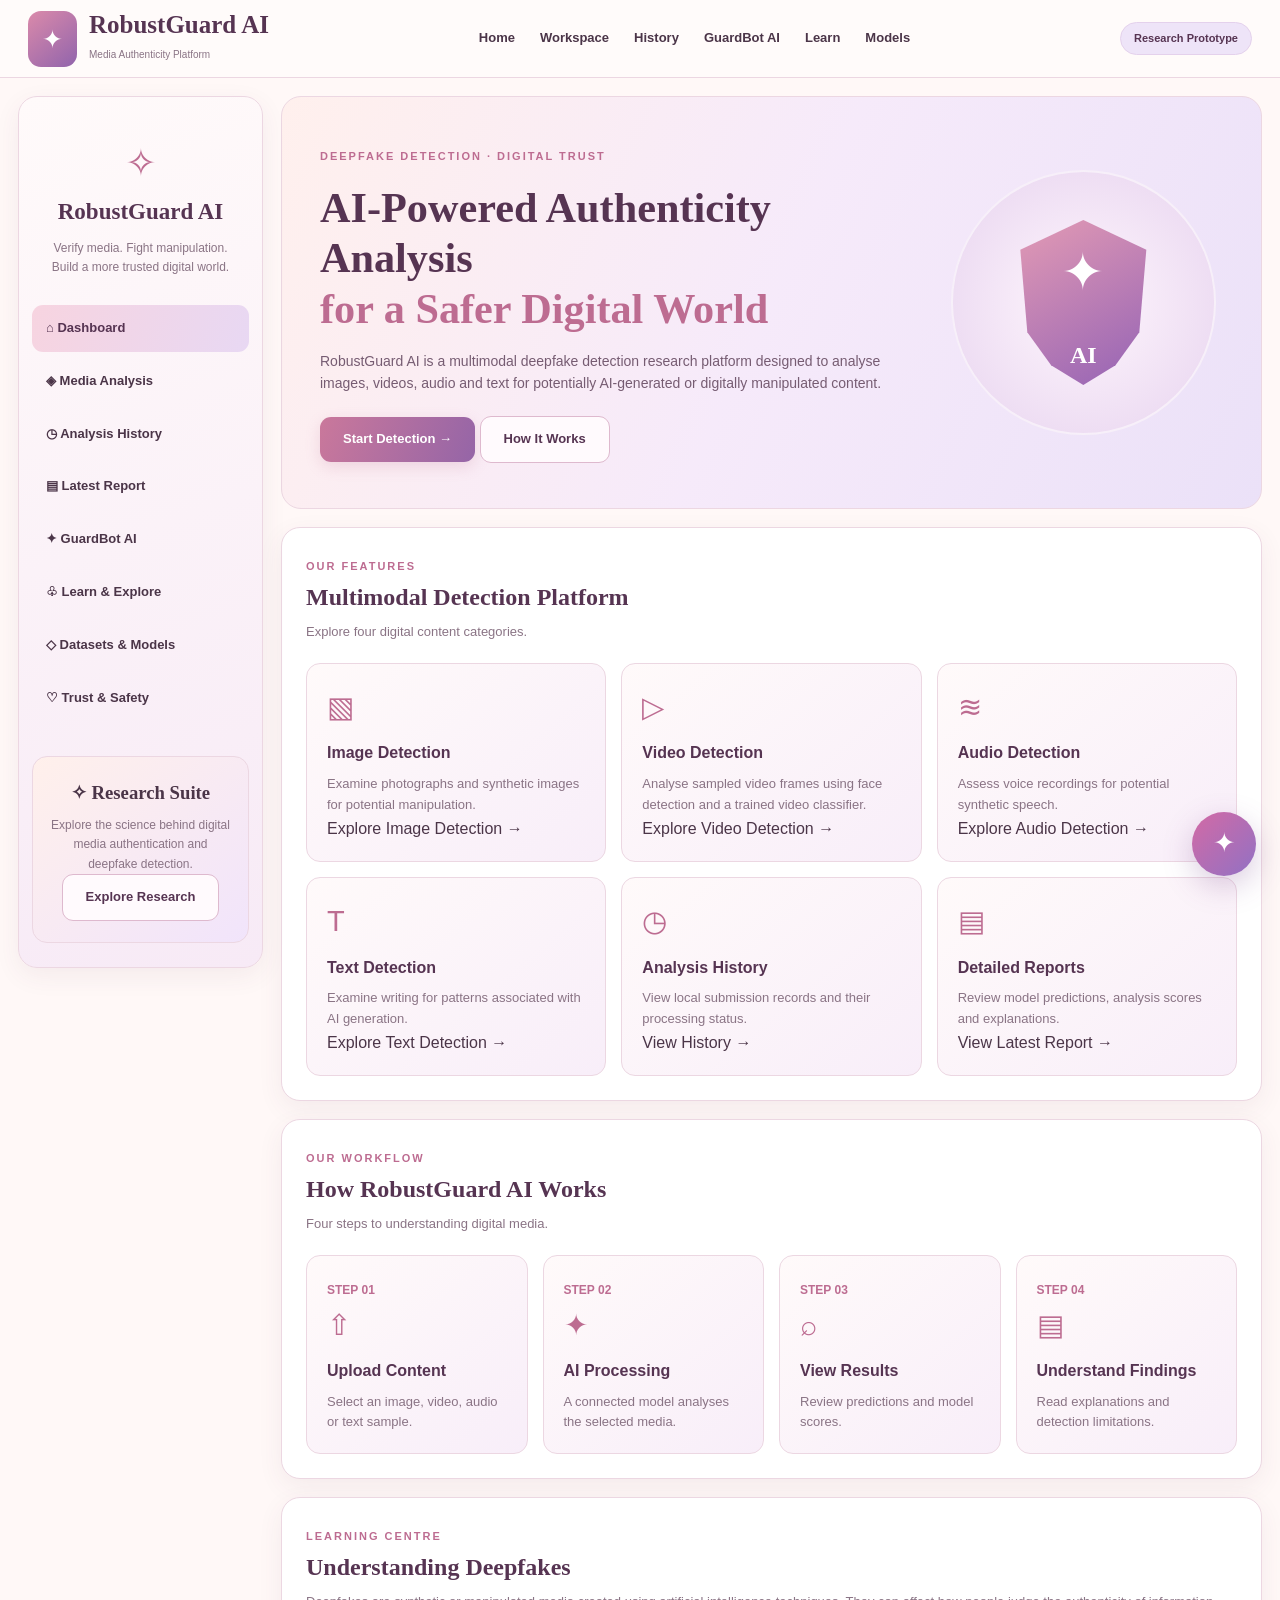
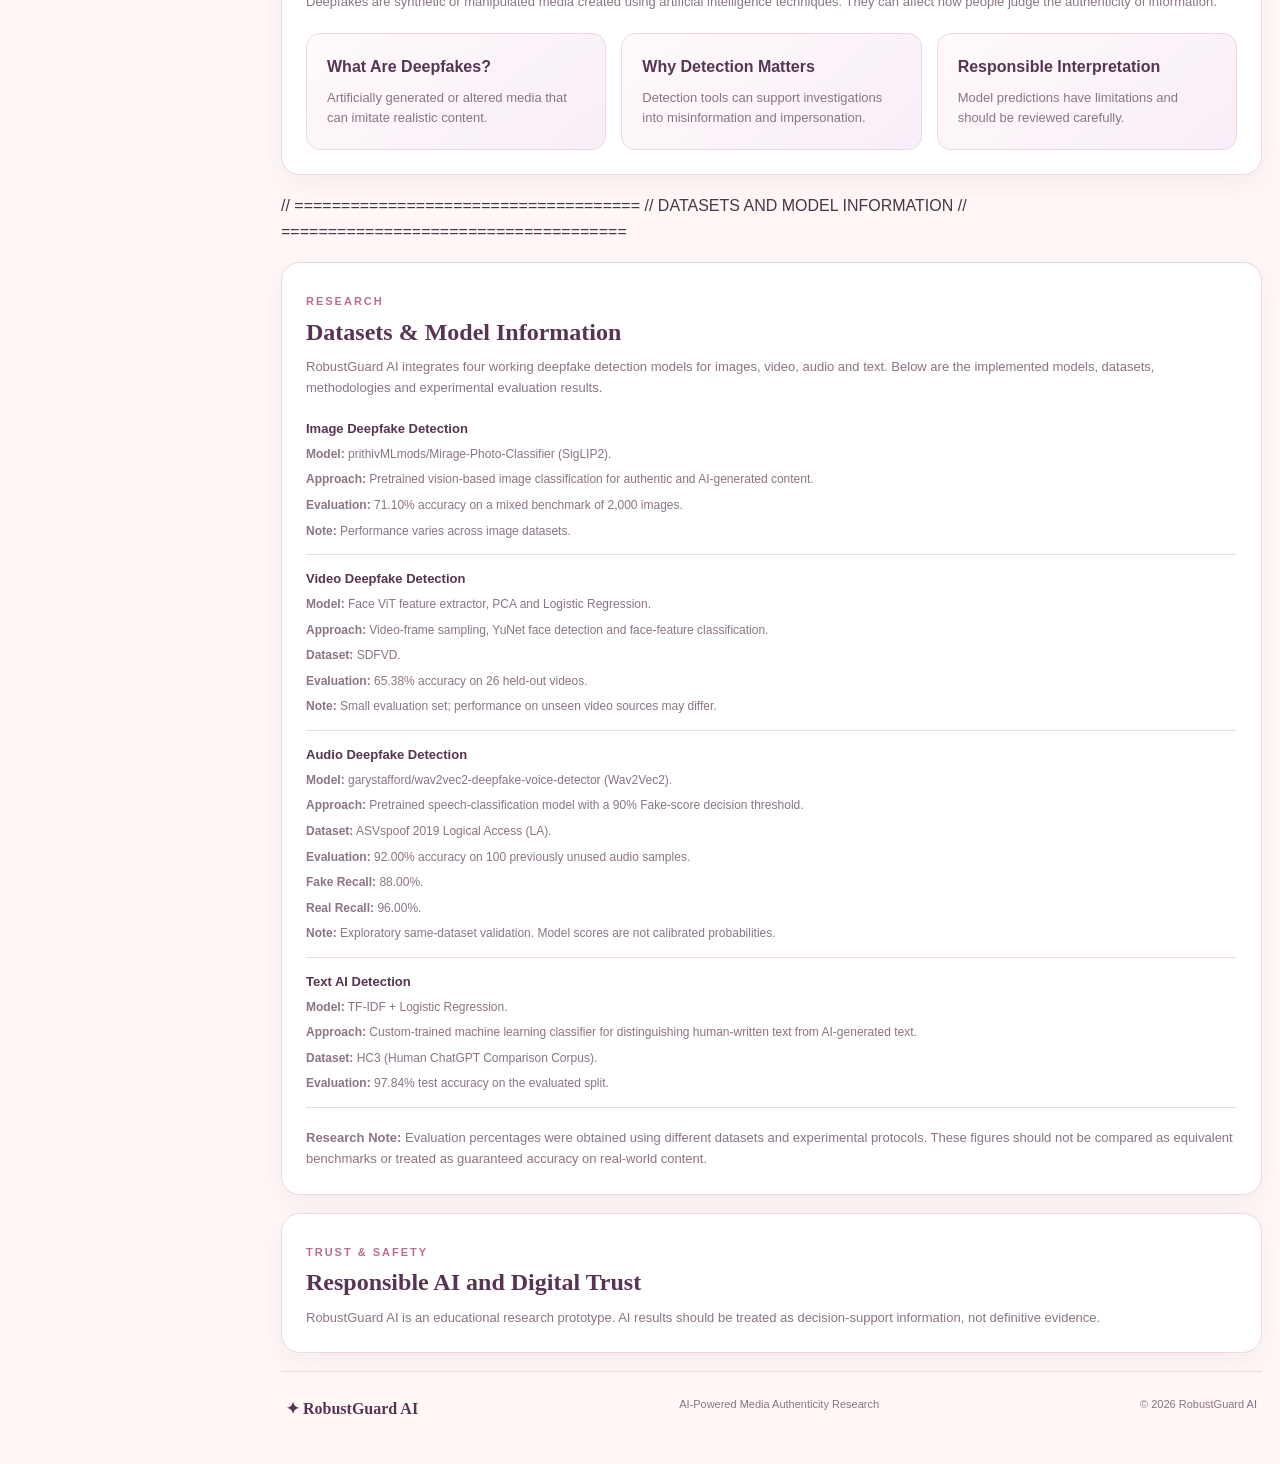
<file: frontend/index.html>
<!DOCTYPE html>
<html lang="en">
<head>
  <meta charset="UTF-8">
  <meta name="viewport"
        content="width=device-width, initial-scale=1.0">
  <title>RobustGuard AI | Dashboard</title>
  <link rel="stylesheet" href="style.css">
  <script src="app.js" defer></script>
</head>
<body data-page="home">
  <div id="app"></div>
  <script src="guardbot-widget.js" defer></script>
</body>
</html>
</file>
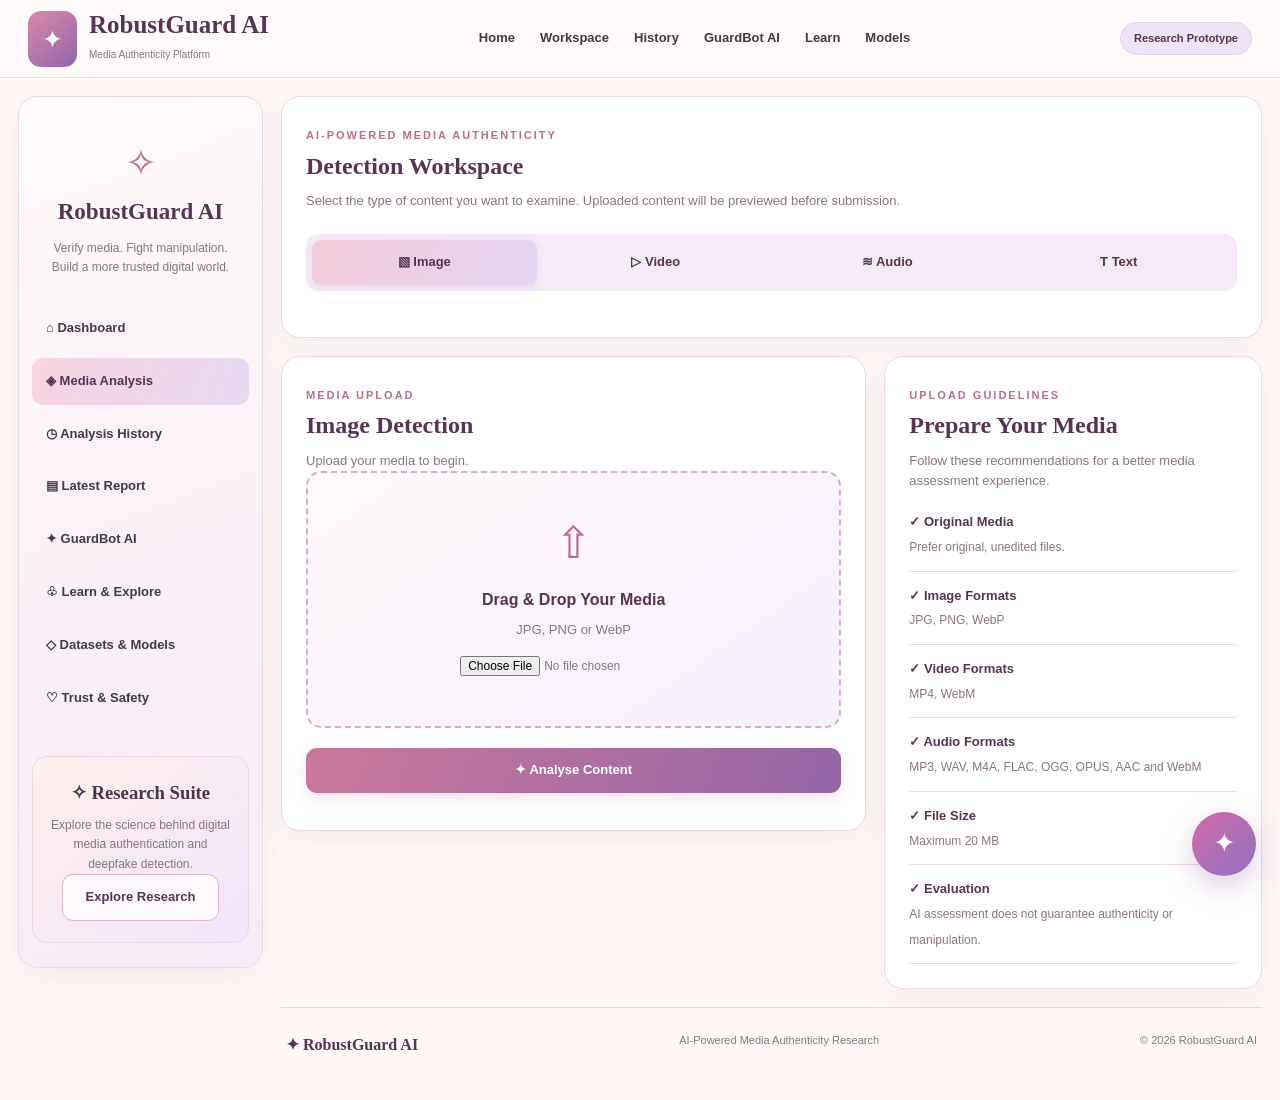
<file: frontend/detect.html>
<!DOCTYPE html>
<html lang="en">
<head>
  <meta charset="UTF-8">
  <meta name="viewport"
        content="width=device-width, initial-scale=1.0">
  <title>RobustGuard AI | Detection</title>
  <link rel="stylesheet" href="style.css">
  <script src="app.js" defer></script>
</head>
<body data-page="detect">
  <div id="app"></div>
  <script src="guardbot-widget.js" defer></script>
</body>
</html>
</file>
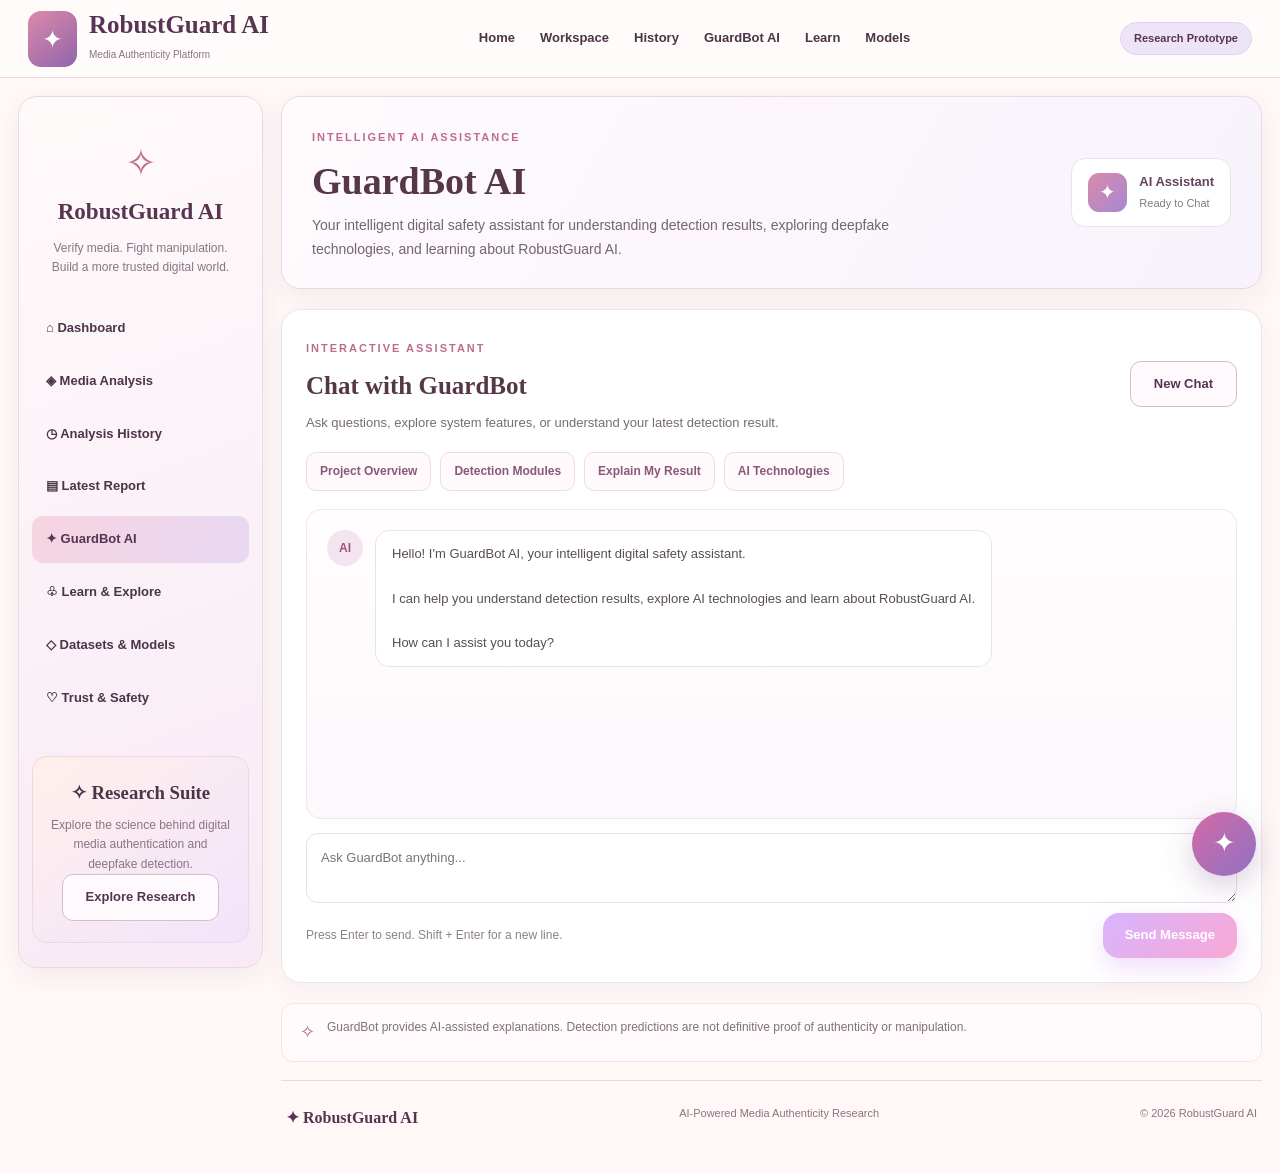
<file: frontend/guardbot.html>
<!DOCTYPE html>
<html lang="en">

<head>
  <meta charset="UTF-8" />

  <meta
    name="viewport"
    content="width=device-width, initial-scale=1.0"
  />

  <title>GuardBot AI | RobustGuard AI</title>

  <link rel="stylesheet" href="style.css" />

  <!-- Existing website layout -->
  <script src="app.js" defer></script>

  <!-- Dedicated chatbot functionality -->
  <script src="guardbot_page.js" defer></script>

  <!-- Floating chatbot -->
  <script src="guardbot-widget.js" defer></script>

</head>

<body data-page="guardbot">

  <div id="app"></div>

</body>

</html>
</file>
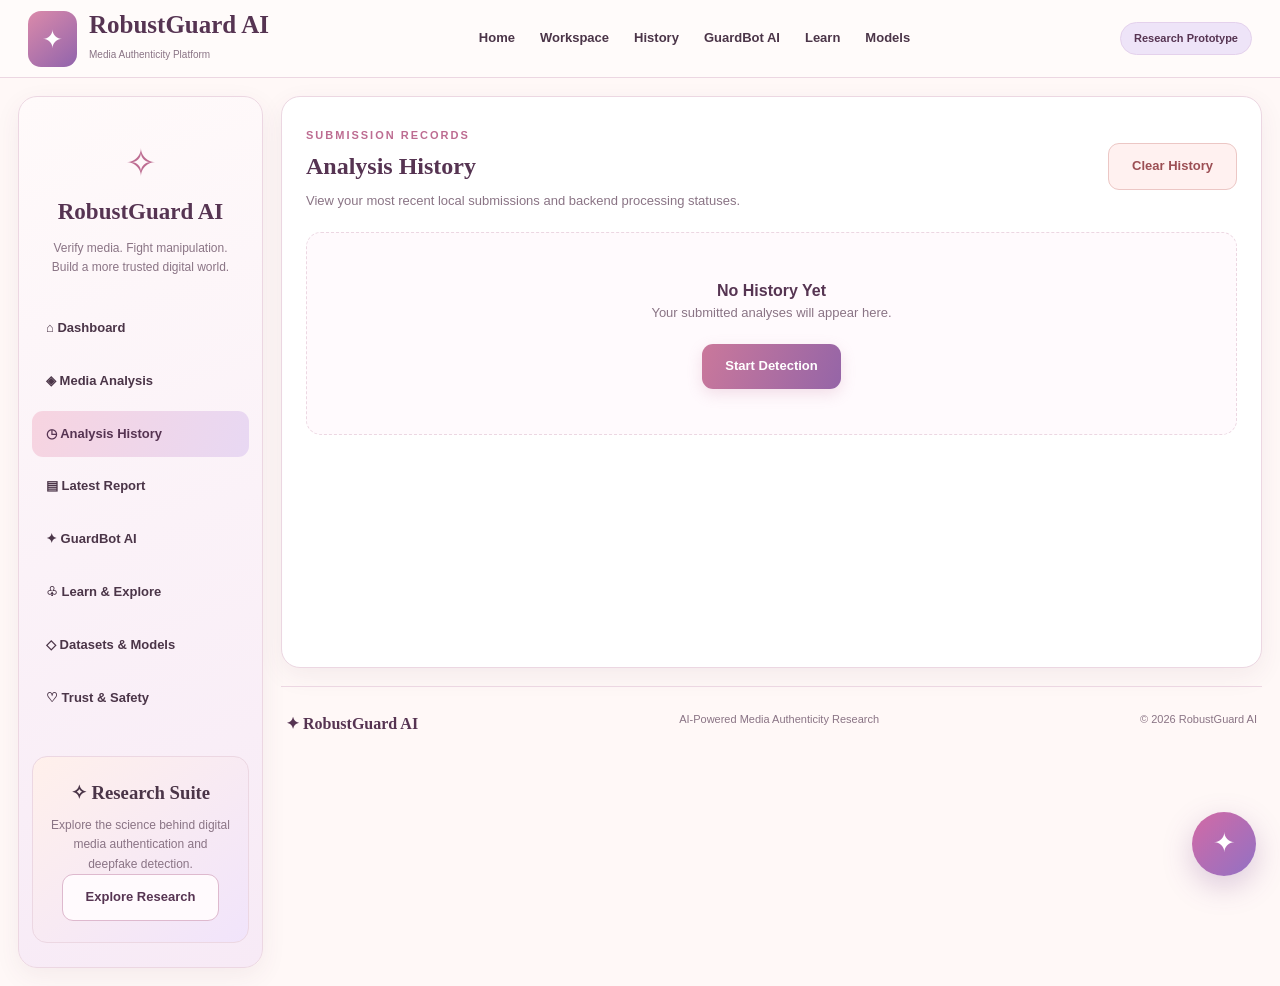
<file: frontend/history.html>
<!DOCTYPE html>
<html lang="en">
<head>
  <meta charset="UTF-8">
  <meta name="viewport"
        content="width=device-width, initial-scale=1.0">
  <title>RobustGuard AI | Analysis History</title>
  <link rel="stylesheet" href="style.css">
  <script src="app.js" defer></script>
</head>
<body data-page="history">
  <div id="app"></div>
  <script src="guardbot-widget.js" defer></script>
</body>
</html>
</file>
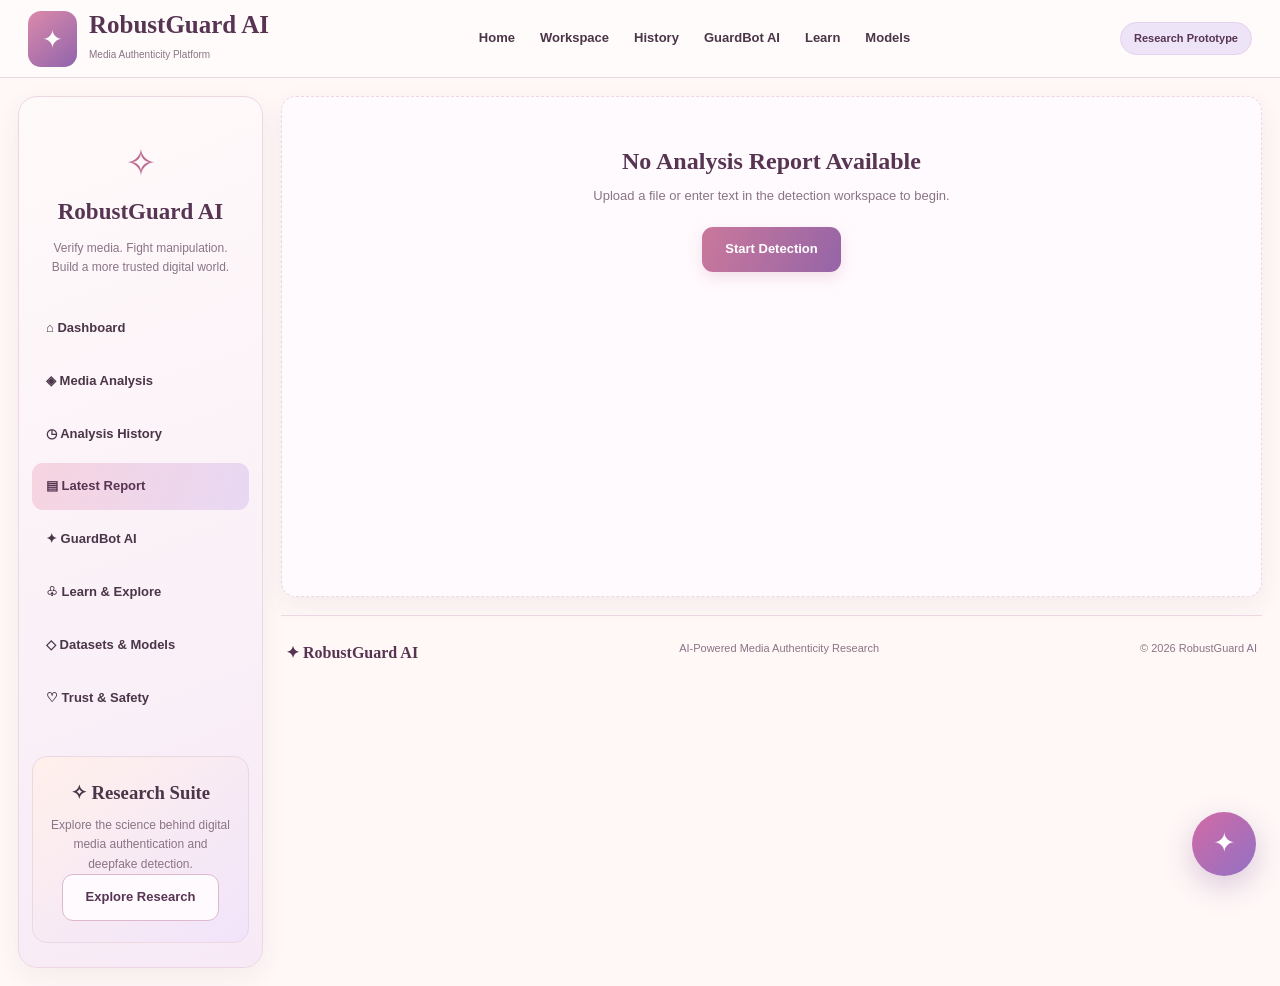
<file: frontend/result.html>
<!DOCTYPE html>
<html lang="en">
<head>
  <meta charset="UTF-8">
  <meta name="viewport"
        content="width=device-width, initial-scale=1.0">
  <title>RobustGuard AI | Analysis Results</title>
  <link rel="stylesheet" href="style.css">
  <script src="app.js" defer></script>
</head>
<body data-page="result">
  <div id="app"></div>
  <script src="guardbot-widget.js" defer></script>
</body>
</html>
</file>
<file: frontend/style.css>
:root {
  --bg: #fff8f7;
  --white: #ffffff;
  --cream: #fff4ef;
  --pink: #f9e1e9;
  --lavender: #eee4f8;
  --rose: #bd6c91;
  --plum: #563452;
  --text: #4b3548;
  --muted: #8a7485;
  --border: #ecd7e2;
  --green: #477766;
  --shadow: 0 8px 26px rgba(100,55,90,.07);
}

* {
  box-sizing: border-box;
  margin: 0;
  padding: 0;
}

body {
  background: var(--bg);
  color: var(--text);
  font-family: "Segoe UI", Arial, sans-serif;
  line-height: 1.6;
}

a {
  text-decoration: none;
  color: inherit;
}

button, input, textarea {
  font: inherit;
}

button {
  cursor: pointer;
}

button:disabled {
  opacity: .6;
  cursor: wait;
}

[hidden] {
  display: none !important;
}

/* HEADER */

.header {
  height: 78px;
  background: #fffbfa;
  border-bottom: 1px solid var(--border);
  display: flex;
  align-items: center;
  justify-content: space-between;
  gap: 18px;
  padding: 0 28px;
  position: sticky;
  top: 0;
  z-index: 20;
}

.logo {
  display: flex;
  align-items: center;
  gap: 12px;
}

.logo-icon {
  background: linear-gradient(140deg,#db8aaa,#9164ac);
  color: white;
  border-radius: 13px;
  padding: 8px 14px;
  font-size: 25px;
}

.logo strong {
  display: block;
  font-family: Georgia,serif;
  font-size: 25px;
  color: var(--plum);
  line-height: 1.15;
}

.logo small {
  font-size: 10px;
  color: var(--muted);
}

.topnav {
  display: flex;
  align-items: center;
  gap: 25px;
}

.topnav a {
  font-size: 13px;
  font-weight: 650;
}

.topnav a:hover {
  color: var(--rose);
}

.header-tag,
.tag {
  background: var(--lavender);
  border: 1px solid #e4d1ec;
  border-radius: 25px;
  padding: 7px 13px;
  font-size: 11px;
  color: var(--plum);
  font-weight: 700;
}

/* LAYOUT */

.layout {
  display: grid;
  grid-template-columns: 245px minmax(0,1fr);
  gap: 18px;
  padding: 18px;
  max-width: 1800px;
  margin: 0 auto;
}

.sidebar {
  background: linear-gradient(160deg,#fffafa,#f7eaf6);
  border: 1px solid var(--border);
  border-radius: 19px;
  box-shadow: var(--shadow);
  padding: 24px 13px;
  align-self: start;
  position: sticky;
  top: 96px;
  min-height: calc(100vh - 115px);
}

.side-intro {
  text-align: center;
  padding: 12px 10px 28px;
}

.side-intro .symbol {
  font-size: 38px;
  color: var(--rose);
}

.side-intro h2 {
  font-family: Georgia,serif;
  color: var(--plum);
  font-size: 23px;
  margin-bottom: 8px;
}

.side-intro p,
.side-card p {
  font-size: 12px;
  color: var(--muted);
}

.side-nav {
  display: grid;
  gap: 6px;
}

.side-nav a {
  padding: 13px 14px;
  border-radius: 11px;
  font-size: 13px;
  font-weight: 600;
}

.side-nav a:hover,
.side-nav a.active {
  background: linear-gradient(110deg,#f7d4e0,#e8d8f3);
  color: var(--plum);
}

.side-card {
  margin-top: 35px;
  text-align: center;
  background: linear-gradient(140deg,#fff0eb,#f1e4fb);
  border: 1px solid var(--border);
  border-radius: 15px;
  padding: 21px 15px;
}

.side-card h3 {
  font-family: Georgia,serif;
  margin-bottom: 8px;
}

.content {
  display: grid;
  gap: 18px;
  min-width: 0;
}

/* COMMON PANELS */

.panel {
  background: white;
  border: 1px solid var(--border);
  border-radius: 19px;
  box-shadow: var(--shadow);
  padding: 24px;
  min-width: 0;
}

.panel h2 {
  font-family: Georgia,serif;
  color: var(--plum);
  font-size: 24px;
  margin-bottom: 6px;
}

.panel h3 {
  color: var(--plum);
  font-size: 16px;
}

.panel p {
  font-size: 13px;
  color: var(--muted);
}

.eyebrow {
  font-size: 11px;
  font-weight: 800;
  letter-spacing: 2px;
  color: var(--rose);
}

.panel-heading {
  display: flex;
  align-items: center;
  justify-content: space-between;
  gap: 15px;
  margin-bottom: 20px;
}

.btn {
  display: inline-block;
  border: 0;
  padding: 12px 23px;
  border-radius: 11px;
  font-size: 13px;
  font-weight: 700;
  transition: transform .2s,box-shadow .2s;
}

.btn:hover {
  transform: translateY(-2px);
}

.btn-primary {
  color: white;
  background: linear-gradient(110deg,#ca789b,#9565a7);
  box-shadow: 0 5px 15px #bd6c9133;
}

.btn-secondary {
  color: var(--plum);
  border: 1px solid #deb9ce;
  background: #fffafd;
}

.btn-danger {
  background: #fff1f0;
  border: 1px solid #ecc7c5;
  color: #9c4f54;
}

/* HOME PAGE */

.hero {
  background: linear-gradient(115deg,#fff0ed,#f6eafa,#ebe1f8);
  border: 1px solid var(--border);
  border-radius: 20px;
  padding: 45px 38px;
  min-height: 345px;
  display: grid;
  grid-template-columns: 1.5fr .7fr;
  gap: 25px;
  align-items: center;
  overflow: hidden;
}

.hero h1 {
  font-family: Georgia,serif;
  font-size: clamp(29px,3.3vw,48px);
  line-height: 1.2;
  color: var(--plum);
  margin: 15px 0;
}

.hero h1 em {
  display: block;
  color: var(--rose);
  font-style: normal;
}

.hero p {
  max-width: 700px;
  font-size: 14px;
  color: #765c72;
  margin-bottom: 22px;
}

.hero-art {
  background: radial-gradient(circle,#fff7fd,#e7d3ef);
  border-radius: 50%;
  width: min(100%,265px);
  aspect-ratio: 1;
  display: grid;
  place-items: center;
  margin: auto;
  border: 2px solid #ffffff8c;
  position: relative;
}

.hero-art .shield {
  width: 140px;
  height: 165px;
  clip-path: polygon(50% 0,95% 18%,90% 68%,
    73% 88%,50% 100%,27% 88%,10% 68%,5% 18%);
  background: linear-gradient(150deg,#e49bb4,#9362b5);
  color: white;
  font-size: 52px;
  display: grid;
  place-items: center;
  filter: drop-shadow(0 10px 15px #8b5a9b33);
}

.hero-art .shield span {
  font-family: Georgia,serif;
  font-size: 24px;
  font-weight: 700;
}

.features-grid,
.steps-grid,
.stats-grid {
  display: grid;
  grid-template-columns: repeat(3,minmax(0,1fr));
  gap: 15px;
}

.feature-card,
.step-card,
.stat-card {
  background: linear-gradient(140deg,#fffafa,#f8eef9);
  border: 1px solid var(--border);
  padding: 20px;
  border-radius: 14px;
}

.feature-card .feature-icon,
.step-card .step-icon {
  font-size: 29px;
  color: var(--rose);
  display: block;
  margin-bottom: 10px;
}

.feature-card h3,
.step-card h3 {
  margin-bottom: 8px;
}

.stat-card strong {
  display: block;
  font-family: Georgia,serif;
  font-size: 35px;
  color: var(--plum);
}

.stat-card span {
  font-size: 12px;
  color: var(--muted);
}

.steps-grid {
  grid-template-columns: repeat(4,minmax(0,1fr));
}

.step-number {
  font-size: 12px;
  font-weight: 800;
  color: var(--rose);
}

/* DETECTION PAGE */

.detect-layout {
  display: grid;
  grid-template-columns: minmax(0,1.55fr) minmax(245px,1fr);
  gap: 18px;
  align-items: start;
}

.tabs {
  display: grid;
  grid-template-columns: repeat(4,minmax(0,1fr));
  gap: 7px;
  background: #f5ebf7;
  border-radius: 12px;
  padding: 6px;
  margin: 22px 0;
}

.tab {
  background: transparent;
  border: 0;
  border-radius: 9px;
  padding: 12px 4px;
  color: var(--plum);
  font-size: 13px;
  font-weight: 700;
}

.tab.active {
  background: linear-gradient(110deg,#f4ccd9,#e5d4f4);
  box-shadow: 0 3px 8px #6f3c6f18;
}

.dropzone {
  background: linear-gradient(145deg,#fff9fb,#f7f0ff);
  border: 2px dashed #d7adc9;
  border-radius: 15px;
  text-align: center;
  padding: 35px 20px;
}

.dropzone.over {
  background: #f8e3ed;
  border-color: var(--rose);
}

.dropzone .upload-icon {
  font-size: 44px;
  color: var(--rose);
}

.dropzone h3 {
  margin: 8px 0;
}

.dropzone p {
  margin-bottom: 15px;
}

#fileInput {
  display: block;
  margin: 15px auto;
  max-width: 100%;
  font-size: 12px;
  color: var(--muted);
}

#textInput {
  width: 100%;
  min-height: 220px;
  padding: 18px;
  background: #fffafd;
  color: var(--text);
  border: 1px solid #e4c6d8;
  border-radius: 12px;
  resize: vertical;
  outline: none;
}

#textInput:focus {
  border-color: var(--rose);
}

.preview-box {
  background: #fff9fd;
  border: 1px solid var(--border);
  border-radius: 14px;
  margin-top: 18px;
  padding: 16px;
  text-align: center;
}

.preview-box h3 {
  margin-bottom: 12px;
}

.preview-box img,
.preview-box video {
  width: 100%;
  max-height: 350px;
  border-radius: 9px;
  object-fit: contain;
}

.preview-box audio {
  width: 100%;
}

.file-meta {
  font-size: 12px;
  overflow-wrap: anywhere;
  margin-top: 12px;
  color: var(--muted);
}

.guidelines {
  display: grid;
  gap: 14px;
  margin-top: 20px;
}

.guide-item {
  padding-bottom: 12px;
  border-bottom: 1px solid var(--border);
}

.guide-item strong {
  display: block;
  color: var(--plum);
  font-size: 13px;
}

.guide-item span {
  font-size: 12px;
  color: var(--muted);
}

.status-message {
  color: var(--rose);
  font-size: 12px;
  margin-top: 13px;
  overflow-wrap: anywhere;
}

/* RESULT PAGE */

.result-layout {
  display: grid;
  grid-template-columns: minmax(0,1.1fr) minmax(0,1fr);
  gap: 18px;
}

.result-preview {
  background: #f9f0f8;
  border: 1px solid var(--border);
  border-radius: 13px;
  min-height: 230px;
  display: grid;
  place-items: center;
  padding: 16px;
  margin-top: 18px;
  overflow: hidden;
}

.result-preview img,
.result-preview video {
  display: block;
  width: 100%;
  max-height: 310px;
  object-fit: contain;
  border-radius: 9px;
}

.result-preview audio {
  width: 100%;
}

.result-row {
  display: flex;
  justify-content: space-between;
  gap: 20px;
  border-bottom: 1px solid var(--border);
  padding: 14px 0;
  font-size: 13px;
}

.result-row span {
  color: var(--muted);
}

.result-row strong {
  text-align: right;
  color: var(--plum);
  overflow-wrap: anywhere;
}

.notice {
  background: #fff2f4;
  border: 1px solid #efcedc;
  border-radius: 12px;
  padding: 17px;
  margin-top: 20px;
  font-size: 12px;
  color: var(--plum);
}

.explanation {
  background: linear-gradient(140deg,#fff9fb,#f6effd);
  border: 1px solid var(--border);
  border-radius: 14px;
  padding: 23px;
  margin-top: 18px;
}

.explanation h3 {
  margin-bottom: 10px;
}

.explanation p {
  margin-bottom: 12px;
}

/* HISTORY */

.history-list {
  display: grid;
  gap: 12px;
}

.history-item {
  display: flex;
  align-items: center;
  justify-content: space-between;
  gap: 15px;
  padding: 17px;
  border: 1px solid var(--border);
  border-radius: 12px;
  background: #fffafd;
}

.history-item strong {
  display: block;
  font-size: 13px;
  overflow-wrap: anywhere;
}

.history-item small {
  color: var(--muted);
  font-size: 11px;
}

.empty-state {
  text-align: center;
  border: 1px dashed var(--border);
  border-radius: 15px;
  background: #fffafd;
  padding: 45px 20px;
  color: var(--muted);
}

/* FOOTER */

.footer {
  display: flex;
  flex-wrap: wrap;
  justify-content: space-between;
  gap: 12px;
  border-top: 1px solid var(--border);
  padding: 24px 5px;
  font-size: 11px;
  color: var(--muted);
}

.footer strong {
  font-family: Georgia,serif;
  color: var(--plum);
  font-size: 16px;
}

.menu-btn {
  display: none;
  border: 1px solid var(--border);
  background: var(--pink);
  padding: 7px 13px;
  border-radius: 10px;
  font-size: 23px;
}

/* RESPONSIVE */

@media (max-width: 1100px) {
  .topnav { gap: 12px; }
  .detect-layout,
  .result-layout { grid-template-columns: 1fr; }
}

@media (max-width: 900px) {
  .header { padding: 0 16px; }
  .topnav,.header-tag { display: none; }
  .menu-btn { display: block; }
  .layout { display: block; padding: 12px; }
  .sidebar {
    display: none;
    position: static;
    min-height: 0;
    margin-bottom: 14px;
  }
  .sidebar.open { display: block; }
  .hero { grid-template-columns: 1fr; }
  .hero-art { width: 200px; }
  .features-grid,
  .steps-grid { grid-template-columns: repeat(2,minmax(0,1fr)); }
}

@media (max-width: 580px) {
  .logo strong { font-size: 19px; }
  .logo small { font-size: 9px; }
  .panel { padding: 16px; }
  .hero { padding: 27px 20px; }
  .hero h1 { font-size: 29px; }
  .features-grid,
  .steps-grid { grid-template-columns: 1fr; }
  .tabs { gap: 3px; }
  .tab { font-size: 11px; }
  .panel-heading { align-items: flex-start; }
  .result-row { flex-direction: column; gap: 4px; }
  .result-row strong { text-align: left; }
}

@media (prefers-reduced-motion: reduce) {
  html { scroll-behavior: auto; }
  .btn { transition: none; }
}

/* =========================
   GUARD BOT FULL PAGE
========================= */

.guardbot-page-body {
  margin: 0;
  font-family: Arial, Helvetica, sans-serif;
  background: linear-gradient(135deg, #fff8fc 0%, #f7f0ff 50%, #f4eeff 100%);
  color: #3d3050;
}

.guardbot-page-shell {
  display: grid;
  grid-template-columns: 280px 1fr;
  min-height: 100vh;
}

.guardbot-sidebar {
  background: rgba(255, 255, 255, 0.82);
  backdrop-filter: blur(12px);
  border-right: 1px solid rgba(181, 147, 255, 0.25);
  padding: 28px 20px;
}

.guardbot-brand {
  display: flex;
  align-items: center;
  gap: 14px;
  margin-bottom: 30px;
}

.guardbot-brand-icon {
  width: 48px;
  height: 48px;
  border-radius: 14px;
  background: linear-gradient(135deg, #e9d5ff, #f9c5ff);
  display: flex;
  align-items: center;
  justify-content: center;
  font-size: 22px;
  color: #6b21a8;
  box-shadow: 0 8px 24px rgba(181, 147, 255, 0.25);
}

.guardbot-brand h2 {
  margin: 0;
  font-size: 20px;
}

.guardbot-brand p {
  margin: 4px 0 0;
  font-size: 13px;
  color: #7c6f90;
}

.guardbot-nav {
  display: flex;
  flex-direction: column;
  gap: 10px;
  margin-bottom: 28px;
}

.guardbot-nav-link {
  text-decoration: none;
  background: #ffffff;
  color: #5e4b75;
  padding: 12px 14px;
  border-radius: 14px;
  border: 1px solid rgba(181, 147, 255, 0.18);
  transition: 0.25s ease;
  font-weight: 600;
}

.guardbot-nav-link:hover,
.guardbot-nav-link.active {
  background: linear-gradient(135deg, #f5ddff, #efe4ff);
  color: #5b21b6;
  transform: translateY(-1px);
}

.guardbot-side-card {
  background: rgba(255, 255, 255, 0.9);
  border: 1px solid rgba(181, 147, 255, 0.2);
  border-radius: 18px;
  padding: 18px;
  margin-bottom: 18px;
  box-shadow: 0 8px 24px rgba(130, 100, 180, 0.08);
}

.guardbot-side-card h3 {
  margin-top: 0;
  margin-bottom: 10px;
  font-size: 16px;
}

.guardbot-side-card p,
.guardbot-side-card li {
  color: #6f6482;
  font-size: 14px;
  line-height: 1.6;
}

.guardbot-side-card ul {
  margin: 0;
  padding-left: 18px;
}

.guardbot-main {
  padding: 28px;
}

.guardbot-hero {
  display: flex;
  justify-content: space-between;
  gap: 20px;
  align-items: stretch;
  margin-bottom: 24px;
}

.guardbot-badge {
  display: inline-block;
  background: #f3d9ff;
  color: #7a2cbf;
  padding: 8px 14px;
  border-radius: 999px;
  font-size: 13px;
  font-weight: 700;
  margin-bottom: 14px;
}

.guardbot-hero h1 {
  margin: 0 0 10px;
  font-size: 34px;
  color: #3f2d56;
}

.guardbot-hero p {
  margin: 0;
  line-height: 1.7;
  color: #6c5e80;
  max-width: 700px;
}

.guardbot-hero-card {
  min-width: 240px;
  background: rgba(255, 255, 255, 0.92);
  border: 1px solid rgba(181, 147, 255, 0.22);
  border-radius: 22px;
  padding: 20px;
  box-shadow: 0 12px 28px rgba(130, 100, 180, 0.12);
}

.guardbot-hero-card h3 {
  margin: 0 0 8px;
}

.guardbot-hero-card p {
  margin: 0 0 14px;
  font-size: 14px;
}

.guardbot-status {
  display: inline-flex;
  align-items: center;
  gap: 8px;
  background: #f3fff5;
  border: 1px solid #ccefd5;
  color: #1f7a39;
  padding: 8px 12px;
  border-radius: 999px;
  font-weight: 600;
  font-size: 14px;
}

.status-dot {
  width: 10px;
  height: 10px;
  border-radius: 50%;
  background: #2ecc71;
}

.guardbot-chat-section {
  background: rgba(255, 255, 255, 0.92);
  border: 1px solid rgba(181, 147, 255, 0.18);
  border-radius: 24px;
  padding: 22px;
  box-shadow: 0 12px 32px rgba(130, 100, 180, 0.12);
}

.guardbot-chat-header {
  display: flex;
  justify-content: space-between;
  align-items: center;
  gap: 16px;
  margin-bottom: 18px;
}

.guardbot-chat-header h2 {
  margin: 0 0 6px;
}

.guardbot-chat-header p {
  margin: 0;
  color: #77698b;
}

.guardbot-clear-btn {
  border: none;
  background: linear-gradient(135deg, #eddbff, #ffd7ef);
  color: #6c2ca7;
  padding: 12px 16px;
  border-radius: 14px;
  font-weight: 700;
  cursor: pointer;
}

.guardbot-quick-actions {
  display: flex;
  flex-wrap: wrap;
  gap: 10px;
  margin-bottom: 18px;
}

.guardbot-chip {
  border: 1px solid rgba(181, 147, 255, 0.22);
  background: #fcf8ff;
  color: #694f8c;
  padding: 10px 14px;
  border-radius: 999px;
  cursor: pointer;
  font-size: 13px;
  font-weight: 600;
}

.guardbot-chip:hover {
  background: #f5e9ff;
}

.guardbot-messages {
  height: 430px;
  overflow-y: auto;
  background: linear-gradient(180deg, #fffafd, #fcf8ff);
  border: 1px solid rgba(181, 147, 255, 0.14);
  border-radius: 20px;
  padding: 18px;
  margin-bottom: 18px;
}

.guardbot-message {
  display: flex;
  align-items: flex-start;
  gap: 12px;
  margin-bottom: 16px;
}

.guardbot-message.user {
  flex-direction: row-reverse;
}

.guardbot-avatar {
  width: 42px;
  height: 42px;
  border-radius: 50%;
  background: linear-gradient(135deg, #ecd9ff, #ffd6ef);
  color: #6b21a8;
  display: flex;
  align-items: center;
  justify-content: center;
  font-weight: 700;
  flex-shrink: 0;
}

.guardbot-bubble {
  max-width: 75%;
  padding: 14px 16px;
  border-radius: 18px;
  line-height: 1.7;
  font-size: 14px;
  box-shadow: 0 8px 18px rgba(120, 90, 170, 0.08);
}

.guardbot-message.bot .guardbot-bubble {
  background: #ffffff;
  border: 1px solid rgba(181, 147, 255, 0.18);
  color: #56486b;
}

.guardbot-message.user .guardbot-bubble {
  background: linear-gradient(135deg, #e9d5ff, #ffd7ef);
  color: #4b2d63;
}

.guardbot-bubble.typing {
  font-style: italic;
  color: #8a7ea0;
}

.guardbot-input-area {
  display: flex;
  flex-direction: column;
  gap: 12px;
}

.guardbot-input-area textarea {
  resize: none;
  border: 1px solid rgba(181, 147, 255, 0.22);
  border-radius: 18px;
  padding: 14px 16px;
  font-size: 14px;
  outline: none;
  background: #fff;
  color: #4d3d62;
}

.guardbot-input-area textarea:focus {
  border-color: #c08df7;
  box-shadow: 0 0 0 4px rgba(192, 141, 247, 0.12);
}

.guardbot-input-actions {
  display: flex;
  justify-content: space-between;
  align-items: center;
  gap: 16px;
}

.guardbot-tip {
  font-size: 13px;
  color: #7e7092;
}

.guardbot-send-btn {
  border: none;
  background: linear-gradient(135deg, #d8b4fe, #f9a8d4);
  color: white;
  padding: 12px 22px;
  border-radius: 16px;
  font-weight: 700;
  cursor: pointer;
  box-shadow: 0 10px 24px rgba(197, 136, 241, 0.28);
}

.guardbot-send-btn:hover,
.guardbot-clear-btn:hover {
  opacity: 0.92;
}

@media (max-width: 980px) {
  .guardbot-page-shell {
    grid-template-columns: 1fr;
  }

  .guardbot-sidebar {
    border-right: none;
    border-bottom: 1px solid rgba(181, 147, 255, 0.25);
  }

  .guardbot-hero {
    flex-direction: column;
  }

  .guardbot-hero-card {
    min-width: auto;
  }
}

@media (max-width: 640px) {
  .guardbot-main {
    padding: 16px;
  }

  .guardbot-chat-header,
  .guardbot-input-actions {
    flex-direction: column;
    align-items: stretch;
  }

  .guardbot-bubble {
    max-width: 100%;
  }

  .guardbot-messages {
    height: 360px;
  }
}


/* GuardBot sidebar matching the main website */

.guardbot-nav {
  display: flex;
  flex-direction: column;
  gap: 6px;
}

.guardbot-nav .guardbot-nav-link {
  display: block;
  padding: 12px 16px;
  border-radius: 12px;
  border: none;
  background: transparent;
  color: #65576f;
  font-size: 14px;
  font-weight: 600;
  text-decoration: none;
  transition: background 0.2s ease;
  transform: none;
}

.guardbot-nav .guardbot-nav-link:hover {
  background: #f7edf9;
  color: #7d4d91;
  transform: none;
}

.guardbot-nav .guardbot-nav-link.active {
  background: #f0e5f6;
  color: #8453a3;
  font-weight: 700;
  transform: none;
}


/* ==========================================
   ROBUSTGUARD AI
   GUARDBOT MATCHING DASHBOARD THEME
   ========================================== */

/* Main page */

.rg-guardbot-page {
  display: flex;
  flex-direction: column;
  gap: 20px;
  min-width: 0;
}

/* Main introductory card */

.rg-guardbot-page .rg-guardbot-intro {
  display: flex;
  justify-content: space-between;
  align-items: center;
  gap: 24px;
  padding: 26px 30px;
  background: linear-gradient(
    120deg,
    #fffafc,
    #f8f2fc
  );
}

.rg-guardbot-intro-text {
  flex: 1;
  min-width: 0;
}

.rg-guardbot-intro h1 {
  margin: 10px 0;
  font-family: Georgia, "Times New Roman", serif;
  font-size: clamp(27px, 3vw, 38px);
  line-height: 1.2;
  color: #563748;
}

.rg-guardbot-intro p {
  max-width: 650px;
  margin: 0;
  font-size: 14px;
  line-height: 1.7;
  color: #726571;
}

/* Compact AI assistant status */

.rg-guardbot-status {
  display: flex;
  align-items: center;
  gap: 12px;
  flex-shrink: 0;
  padding: 13px 16px;
  border: 1px solid #efdfeb;
  background: #ffffff;
  border-radius: 14px;
}

.rg-guardbot-status-icon {
  display: flex;
  align-items: center;
  justify-content: center;
  width: 39px;
  height: 39px;
  border-radius: 11px;
  background: linear-gradient(
    135deg,
    #d88bac,
    #a887d0
  );
  color: white;
  font-size: 20px;
}

.rg-guardbot-status strong {
  display: block;
  font-size: 13px;
  color: #62455f;
}

.rg-guardbot-status small {
  display: block;
  margin-top: 3px;
  font-size: 11px;
  color: #788274;
}

/* Main chat card */

.rg-guardbot-page .guardbot-chat-section {
  display: flex;
  flex-direction: column;
  min-height: 0;
  padding: 24px;
  overflow: visible;
  background: #ffffff;
  border: 1px solid #eee3eb;
  border-radius: 20px;
  box-shadow: 0 8px 24px rgba(93, 56, 82, 0.05);
}

/* Chat heading */

.rg-guardbot-page .guardbot-chat-header {
  display: flex;
  justify-content: space-between;
  align-items: center;
  gap: 16px;
  margin-bottom: 18px;
}

.rg-guardbot-page .guardbot-chat-header h2 {
  margin: 7px 0;
  font-family: Georgia, "Times New Roman", serif;
  font-size: 25px;
  color: #563748;
}

.rg-guardbot-page .guardbot-chat-header p {
  margin: 0;
  font-size: 13px;
  color: #766b76;
  line-height: 1.6;
}

/* Quick action buttons */

.rg-guardbot-page .guardbot-quick-actions {
  display: flex;
  flex-wrap: wrap;
  gap: 9px;
  margin-bottom: 18px;
}

.rg-guardbot-page .guardbot-chip {
  border: 1px solid #eadbe7;
  border-radius: 10px;
  padding: 9px 13px;
  background: #fff9fc;
  color: #895979;
  font-size: 12px;
  font-weight: 600;
  cursor: pointer;
  transition: background 0.2s ease;
}

.rg-guardbot-page .guardbot-chip:hover {
  background: #f7e9f3;
}

/* Conversation area */

.rg-guardbot-page .guardbot-messages {
  display: block;
  flex: none;
  height: 310px;
  min-height: 0;
  overflow-y: auto;
  margin-bottom: 14px;
  padding: 20px;
  border: 1px solid #f0e5ec;
  border-radius: 15px;
  background: linear-gradient(
    180deg,
    #fffdfd,
    #fcf8fc
  );
}

/* Chat messages */

.rg-guardbot-page .guardbot-message {
  display: flex;
  gap: 12px;
  align-items: flex-start;
  margin-bottom: 16px;
}

.rg-guardbot-page .guardbot-message.user {
  flex-direction: row-reverse;
}

.rg-guardbot-page .guardbot-avatar {
  width: 36px;
  height: 36px;
  flex-shrink: 0;
  display: flex;
  justify-content: center;
  align-items: center;
  border-radius: 50%;
  background: #f4e4f0;
  color: #965778;
  font-size: 12px;
  font-weight: 700;
}

.rg-guardbot-page .guardbot-bubble {
  max-width: 80%;
  padding: 12px 16px;
  border-radius: 14px;
  font-size: 13px;
  line-height: 1.7;
  white-space: pre-wrap;
  overflow-wrap: anywhere;
  box-shadow: none;
}

.rg-guardbot-page .guardbot-message.bot
.guardbot-bubble {
  background: #ffffff;
  border: 1px solid #eee0e9;
  color: #594d58;
}

.rg-guardbot-page .guardbot-message.user
.guardbot-bubble {
  background: linear-gradient(
    120deg,
    #f5dce9,
    #e8dcf4
  );
  color: #553c55;
}

/* Chat input */

.rg-guardbot-page .guardbot-input-area {
  display: flex;
  flex-direction: column;
  gap: 10px;
  flex-shrink: 0;
}

.rg-guardbot-page .guardbot-input-area textarea {
  width: 100%;
  height: 70px;
  min-height: 70px;
  max-height: 120px;
  padding: 14px;
  border: 1px solid #eadce8;
  border-radius: 12px;
  background: #ffffff;
  color: #514452;
  font-family: inherit;
  font-size: 13px;
  box-sizing: border-box;
  resize: vertical;
}

.rg-guardbot-page .guardbot-input-area
textarea:focus {
  outline: none;
  border-color: #c889ae;
  box-shadow: 0 0 0 3px rgba(200, 137, 174, 0.12);
}

/* Input footer */

.rg-guardbot-page .guardbot-input-actions {
  display: flex;
  justify-content: space-between;
  align-items: center;
  gap: 12px;
}

.rg-guardbot-page .guardbot-tip {
  font-size: 12px;
  color: #8d808b;
}

/* Match dashboard buttons */

.rg-guardbot-page .guardbot-send-btn {
  cursor: pointer;
  font-family: inherit;
  color: #ffffff;
}

.rg-guardbot-page button:disabled {
  opacity: 0.55;
  cursor: not-allowed;
}

/* Bottom safety note */

.rg-guardbot-note {
  display: flex;
  align-items: flex-start;
  gap: 12px;
  padding: 14px 18px;
  background: #fffafc;
  border: 1px solid #f1e6ed;
  border-radius: 12px;
}

.rg-guardbot-note span {
  font-size: 18px;
  color: #a66d94;
}

.rg-guardbot-note p {
  margin: 0;
  font-size: 12px;
  line-height: 1.6;
  color: #80717f;
}

/* Responsive design */

@media (max-width: 900px) {

  .rg-guardbot-page .rg-guardbot-intro {
    flex-direction: column;
    align-items: flex-start;
  }

  .rg-guardbot-page .guardbot-messages {
    height: 300px;
  }

}

@media (max-width: 600px) {

  .rg-guardbot-page .rg-guardbot-intro {
    padding: 20px;
  }

  .rg-guardbot-page .guardbot-chat-section {
    padding: 16px;
  }

  .rg-guardbot-page .guardbot-chat-header {
    flex-direction: column;
    align-items: flex-start;
  }

  .rg-guardbot-page .guardbot-chat-header h2 {
    font-size: 22px;
  }

  .rg-guardbot-page .guardbot-input-actions {
    flex-direction: column;
    align-items: stretch;
  }

  .rg-guardbot-page .guardbot-send-btn {
    width: 100%;
  }

  .rg-guardbot-page .guardbot-bubble {
    max-width: 90%;
  }

}
</file>
